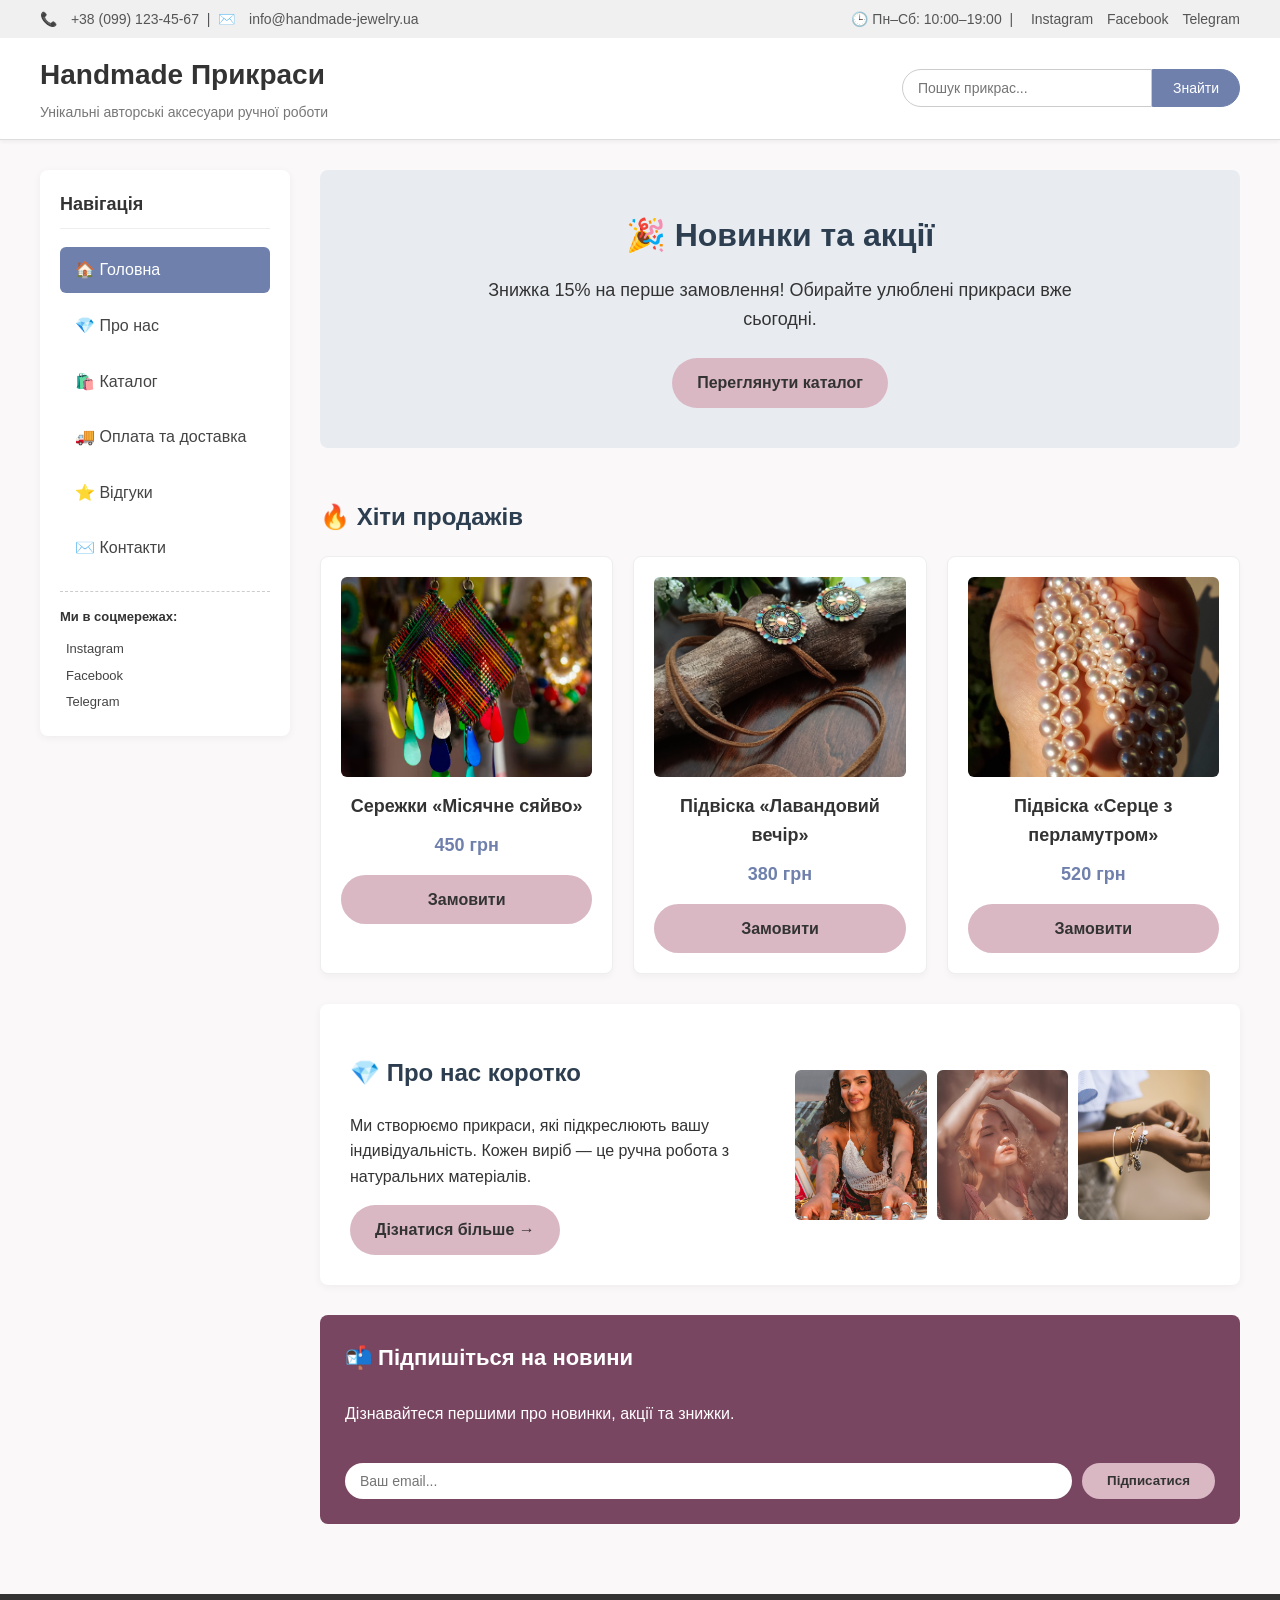
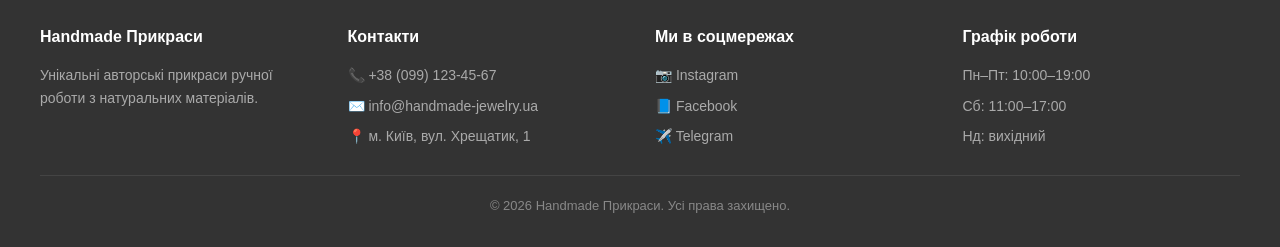
<file: index.html>
<!DOCTYPE html>
<html lang="uk">
<head>
    <meta charset="UTF-8">
    <meta name="viewport" content="width=device-width, initial-scale=1.0">
    <title>Handmade Прикраси — Головна</title>
    <link rel="stylesheet" href="style.css">
</head>

<body>
    <div class="site">

        <!-- ===== HEADER ===== -->
        <header class="header">
            <div class="top-bar">
                <div>
                    📞 <a href="tel:+380991234567">+38 (099) 123-45-67</a>
                    &nbsp;|&nbsp;
                    ✉️ <a href="mailto:info@handmade-jewelry.ua">info@handmade-jewelry.ua</a>
                </div>
                <div>
                    🕒 Пн–Сб: 10:00–19:00
                    &nbsp;|&nbsp;
                    <a href="#">Instagram</a>
                    <a href="#">Facebook</a>
                    <a href="#">Telegram</a>
                </div>
            </div>

            <div class="header-main">
                <div class="logo">
                    <a href="index.html">
                        <h1>Handmade Прикраси</h1>
                        <p>Унікальні авторські аксесуари ручної роботи</p>
                    </a>
                </div>

                <div class="search">
                    <input type="text" placeholder="Пошук прикрас...">
                    <button type="button">Знайти</button>
                </div>
            </div>
        </header>

        <!-- ===== MAIN: меню + контент ===== -->
        <div class="main-container">

            <!-- Бокова навігація -->
            <nav class="sidebar">
                <h3>Навігація</h3>
                <ul>
                    <li><a href="index.html" class="active">🏠 Головна</a></li>
                    <li><a href="about.html">💎 Про нас</a></li>
                    <li><a href="#">🛍️ Каталог</a></li>
                    <li><a href="#">🚚 Оплата та доставка</a></li>
                    <li><a href="#">⭐ Відгуки</a></li>
                    <li><a href="#">✉️ Контакти</a></li>
                </ul>

                <div class="menu-social">
                    <p>Ми в соцмережах:</p>
                    <a href="#">Instagram</a><br>
                    <a href="#">Facebook</a><br>
                    <a href="#">Telegram</a>
                </div>
            </nav>

            <!-- Основний контент -->
            <main class="content">

                <!-- Головний банер -->
                <section class="hero-section">
                    <h2>🎉 Новинки та акції</h2>
                    <p>Знижка 15% на перше замовлення! Обирайте улюблені прикраси вже сьогодні.</p>
                    <a href="#" class="btn">Переглянути каталог</a>
                </section>

                <!-- Хіти продажів -->
                <section class="products-section">
                    <h2>🔥 Хіти продажів</h2>

                    <div class="cards">
                        <div class="card">
                            <img src="images/handmade_jewelry_earrings.jpg"
                                 alt="Сережки ручної роботи з підвісками"
                                 title="Сережки ручної роботи — Handmade Прикраси">
                            <h3>Сережки «Місячне сяйво»</h3>
                            <p class="price">450 грн</p>
                            <a href="#" class="btn">Замовити</a>
                        </div>

                        <div class="card">
                            <img src="images/bracelet_natural_stones.jpg"
                                 alt="Етнічна прикраса ручної роботи з натуральним камінням"
                                 title="Прикраса ручної роботи — Handmade Прикраси">
                            <h3>Підвіска «Лавандовий вечір»</h3>
                            <p class="price">380 грн</p>
                            <a href="#" class="btn">Замовити</a>
                        </div>

                        <div class="card">
                            <img src="images/pendant_pearl_handmade.jpg"
                                 alt="Підвіска з перламутром ручної роботи"
                                 title="Підвіска з перламутром — Handmade Прикраси">
                            <h3>Підвіска «Серце з перламутром»</h3>
                            <p class="price">520 грн</p>
                            <a href="#" class="btn">Замовити</a>
                        </div>
                    </div>
                </section>

                <!-- Про нас коротко -->
                <section class="about-section">
                    <div class="about-text">
                        <h2>💎 Про нас коротко</h2>
                        <p>Ми створюємо прикраси, які підкреслюють вашу індивідуальність. Кожен виріб — це ручна робота з натуральних матеріалів.</p>
                        <a href="about.html" class="btn">Дізнатися більше →</a>
                    </div>
                    <div class="about-photos">
                        <img src="images/workshop_handmade_process.jpg"
                             alt="Майстер показує прикраси ручної роботи в майстерні"
                             title="Процес створення прикрас — Handmade Прикраси">
                        <img src="images/workshop_handmade_process_2.jpg"
                             alt="Руки майстра створюють прикрасу ручної роботи"
                             title="Ручна робота — Handmade Прикраси">
                        <img src="images/handmade_jewelry_collection.jpg"
                             alt="Колекція готових прикрас ручної роботи"
                             title="Готові вироби — Handmade Прикраси">
                    </div>
                </section>

                <!-- Підписка -->
                <section class="subscribe">
                    <h2>📬 Підпишіться на новини</h2>
                    <p>Дізнавайтеся першими про новинки, акції та знижки.</p>
                    <form>
                        <input type="email" placeholder="Ваш email..." required>
                        <button type="submit">Підписатися</button>
                    </form>
                </section>

            </main>
        </div>

        <!-- ===== FOOTER ===== -->
        <footer class="footer">
            <div class="footer-cols">
                <div class="footer-col">
                    <h4>Handmade Прикраси</h4>
                    <p>Унікальні авторські прикраси ручної роботи з натуральних матеріалів.</p>
                </div>

                <div class="footer-col">
                    <h4>Контакти</h4>
                    <a href="tel:+380991234567">📞 +38 (099) 123-45-67</a>
                    <a href="mailto:info@handmade-jewelry.ua">✉️ info@handmade-jewelry.ua</a>
                    <p>📍 м. Київ, вул. Хрещатик, 1</p>
                </div>

                <div class="footer-col">
                    <h4>Ми в соцмережах</h4>
                    <a href="#">📷 Instagram</a>
                    <a href="#">📘 Facebook</a>
                    <a href="#">✈️ Telegram</a>
                </div>

                <div class="footer-col">
                    <h4>Графік роботи</h4>
                    <p>Пн–Пт: 10:00–19:00</p>
                    <p>Сб: 11:00–17:00</p>
                    <p>Нд: вихідний</p>
                </div>
            </div>

            <div class="footer-bottom">
                © 2026 Handmade Прикраси. Усі права захищено.
            </div>
        </footer>

    </div>
</body>
</html>
</file>
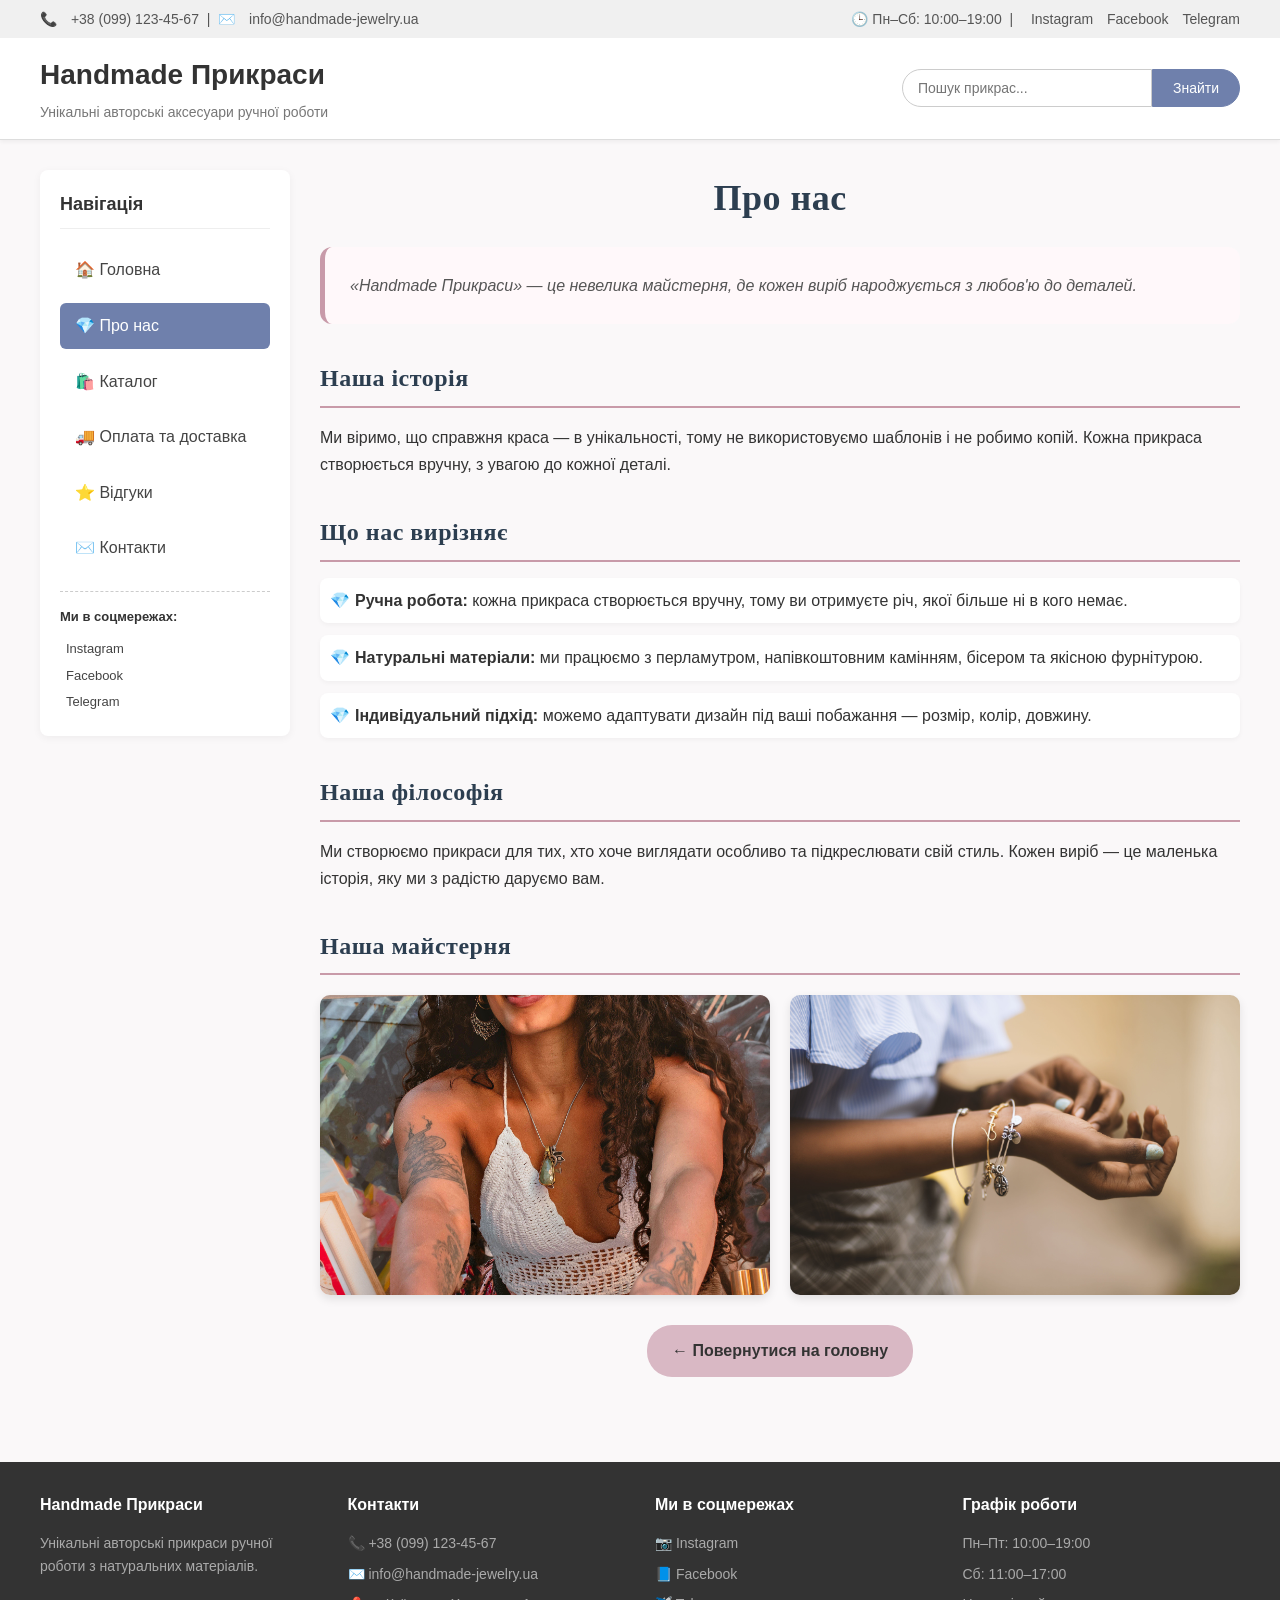
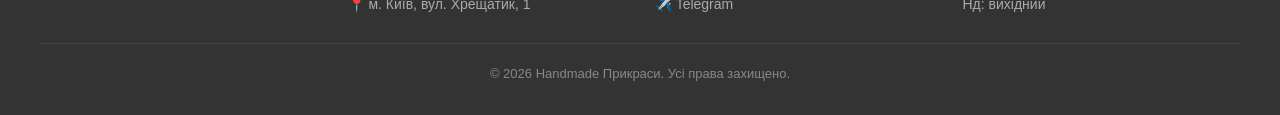
<file: about.html>
<!DOCTYPE html>
<html lang="uk">
<head>
    <meta charset="UTF-8">
    <meta name="viewport" content="width=device-width, initial-scale=1.0">
    <title>Handmade Прикраси — Про нас</title>
    <link rel="stylesheet" href="style.css">
</head>

<body>
    <div class="site">

        <!-- ===== HEADER ===== -->
        <header class="header">
            <div class="top-bar">
                <div>
                    📞 <a href="tel:+380991234567">+38 (099) 123-45-67</a>
                    &nbsp;|&nbsp;
                    ✉️ <a href="mailto:info@handmade-jewelry.ua">info@handmade-jewelry.ua</a>
                </div>
                <div>
                    🕒 Пн–Сб: 10:00–19:00
                    &nbsp;|&nbsp;
                    <a href="#">Instagram</a>
                    <a href="#">Facebook</a>
                    <a href="#">Telegram</a>
                </div>
            </div>

            <div class="header-main">
                <div class="logo">
                    <a href="index.html">
                        <h1>Handmade Прикраси</h1>
                        <p>Унікальні авторські аксесуари ручної роботи</p>
                    </a>
                </div>

                <div class="search">
                    <input type="text" placeholder="Пошук прикрас...">
                    <button type="button">Знайти</button>
                </div>
            </div>
        </header>

        <!-- ===== MAIN ===== -->
        <div class="main-container">

            <!-- Бокова навігація -->
            <nav class="sidebar">
                <h3>Навігація</h3>
                <ul>
                    <li><a href="index.html">🏠 Головна</a></li>
                    <li><a href="about.html" class="active">💎 Про нас</a></li>
                    <li><a href="#">🛍️ Каталог</a></li>
                    <li><a href="#">🚚 Оплата та доставка</a></li>
                    <li><a href="#">⭐ Відгуки</a></li>
                    <li><a href="#">✉️ Контакти</a></li>
                </ul>

                <div class="menu-social">
                    <p>Ми в соцмережах:</p>
                    <a href="#">Instagram</a><br>
                    <a href="#">Facebook</a><br>
                    <a href="#">Telegram</a>
                </div>
            </nav>

            <!-- Контент сторінки "Про нас" -->
            <main class="content">
                <section class="about-page-content">

                    <h1>Про нас</h1>

                    <p class="about-intro">
                        «Handmade Прикраси» — це невелика майстерня, де кожен виріб народжується з любов'ю до деталей.
                    </p>

                    <h2>Наша історія</h2>
                    <p>Ми віримо, що справжня краса — в унікальності, тому не використовуємо шаблонів і не робимо копій. Кожна прикраса створюється вручну, з увагою до кожної деталі.</p>

                    <h2>Що нас вирізняє</h2>
                    <ul class="highlight-list">
                        <li><strong>Ручна робота:</strong> кожна прикраса створюється вручну, тому ви отримуєте річ, якої більше ні в кого немає.</li>
                        <li><strong>Натуральні матеріали:</strong> ми працюємо з перламутром, напівкоштовним камінням, бісером та якісною фурнітурою.</li>
                        <li><strong>Індивідуальний підхід:</strong> можемо адаптувати дизайн під ваші побажання — розмір, колір, довжину.</li>
                    </ul>

                    <h2>Наша філософія</h2>
                    <p>Ми створюємо прикраси для тих, хто хоче виглядати особливо та підкреслювати свій стиль. Кожен виріб — це маленька історія, яку ми з радістю даруємо вам.</p>

                    <h2>Наша майстерня</h2>
                    <div class="team-photos">
                        <img src="images/workshop_handmade_process.jpg"
                             alt="Процес створення прикраси в майстерні"
                             title="Наша майстерня — Handmade Прикраси">
                        <img src="images/handmade_jewelry_collection.jpg"
                             alt="Колекція готових прикрас ручної роботи"
                             title="Наші вироби — Handmade Прикраси">
                    </div>

                    <p style="margin-top: 30px; text-align: center;">
                        <a href="index.html" class="btn">← Повернутися на головну</a>
                    </p>

                </section>
            </main>
        </div>

        <!-- ===== FOOTER ===== -->
        <footer class="footer">
            <div class="footer-cols">
                <div class="footer-col">
                    <h4>Handmade Прикраси</h4>
                    <p>Унікальні авторські прикраси ручної роботи з натуральних матеріалів.</p>
                </div>

                <div class="footer-col">
                    <h4>Контакти</h4>
                    <a href="tel:+380991234567">📞 +38 (099) 123-45-67</a>
                    <a href="mailto:info@handmade-jewelry.ua">✉️ info@handmade-jewelry.ua</a>
                    <p>📍 м. Київ, вул. Хрещатик, 1</p>
                </div>

                <div class="footer-col">
                    <h4>Ми в соцмережах</h4>
                    <a href="#">📷 Instagram</a>
                    <a href="#">📘 Facebook</a>
                    <a href="#">✈️ Telegram</a>
                </div>

                <div class="footer-col">
                    <h4>Графік роботи</h4>
                    <p>Пн–Пт: 10:00–19:00</p>
                    <p>Сб: 11:00–17:00</p>
                    <p>Нд: вихідний</p>
                </div>
            </div>

            <div class="footer-bottom">
                © 2026 Handmade Прикраси. Усі права захищено.
            </div>
        </footer>

    </div>
</body>
</html>
</file>
<file: style.css>
/* ===== БАЗОВІ СТИЛІ ===== */
* {
    box-sizing: border-box;
}

body {
    margin: 0;
    font-family: 'Segoe UI', Tahoma, Geneva, Verdana, sans-serif;
    background-color: #faf8f9;
    color: #333;
    line-height: 1.6;
}

/* Весь сайт — колонка на всю висоту */
.site {
    display: flex;
    flex-direction: column;
    min-height: 100vh;
}

/* ===== HEADER ===== */
.header {
    background-color: #ffffff;
    border-bottom: 1px solid #ddd;
    box-shadow: 0 2px 4px rgba(0, 0, 0, 0.05);
}

.top-bar {
    display: flex;
    justify-content: space-between;
    align-items: center;
    flex-wrap: wrap;
    gap: 10px;
    padding: 8px 40px;
    background-color: #f0f0f0;
    font-size: 14px;
    color: #555;
}

.top-bar a {
    color: #555;
    text-decoration: none;
    margin-left: 10px;
}

.top-bar a:hover {
    text-decoration: underline;
    color: #6f80ac;
}

.header-main {
    display: flex;
    justify-content: space-between;
    align-items: center;
    flex-wrap: wrap;
    gap: 15px;
    padding: 15px 40px;
}

.logo a {
    text-decoration: none;
    color: #333;
}

.logo h1 {
    margin: 0;
    font-size: 28px;
    font-weight: 600;
}

.logo p {
    margin: 3px 0 0;
    font-size: 14px;
    color: #777;
}

.search {
    display: flex;
    align-items: center;
}

.search input {
    padding: 10px 15px;
    border: 1px solid #ccc;
    border-radius: 20px 0 0 20px;
    font-size: 14px;
    outline: none;
    width: 250px;
}

.search button {
    padding: 10px 20px;
    border: 1px solid #6f80ac;
    background-color: #6f80ac;
    color: #fff;
    border-radius: 0 20px 20px 0;
    cursor: pointer;
    font-size: 14px;
    transition: background-color 0.2s;
}

.search button:hover {
    background-color: #5a6a94;
}

/* ===== ОСНОВНИЙ МАКЕТ (Flexbox) ===== */
.main-container {
    flex: 1;
    display: flex;
    padding: 30px 40px;
    gap: 30px;
    max-width: 1400px;
    margin: 0 auto;
    width: 100%;
}

/* Бокова навігація */
.sidebar {
    width: 250px;
    flex-shrink: 0;
    background-color: #fff;
    padding: 20px;
    border-radius: 8px;
    box-shadow: 0 2px 8px rgba(0, 0, 0, 0.05);
    height: fit-content;
}

.sidebar h3 {
    margin-top: 0;
    font-size: 18px;
    border-bottom: 1px solid #eee;
    padding-bottom: 10px;
}

.sidebar ul {
    list-style: none;
    padding: 0;
    margin: 0;
}

.sidebar li {
    margin-bottom: 10px;
}

.sidebar a {
    display: block;
    padding: 10px 15px;
    text-decoration: none;
    color: #444;
    border-radius: 6px;
    transition: background-color 0.2s, color 0.2s;
    font-weight: 500;
}

.sidebar a:hover,
.sidebar a.active {
    background-color: #6f80ac;
    color: #fff;
}

.menu-social {
    margin-top: 20px;
    padding-top: 15px;
    border-top: 1px dashed #ccc;
    font-size: 13px;
}

.menu-social p {
    margin: 0 0 8px;
    font-weight: bold;
}

.menu-social a {
    display: inline-block;
    padding: 3px 6px;
    font-weight: normal;
    font-size: 13px;
}

/* Основний контент */
.content {
    flex: 1;
    display: flex;
    flex-direction: column;
    gap: 30px;
}

/* Головний банер */
.hero-section {
    background-color: #e8ecf1;
    padding: 40px;
    border-radius: 8px;
    text-align: center;
}

.hero-section h2 {
    font-size: 32px;
    margin-top: 0;
    margin-bottom: 15px;
    color: #2c3e50;
}

.hero-section p {
    font-size: 18px;
    max-width: 600px;
    margin: 0 auto 25px;
}

/* Кнопки */
.btn {
    display: inline-block;
    padding: 12px 25px;
    background-color: #d9b8c4;
    color: #333;
    text-decoration: none;
    border: none;
    border-radius: 25px;
    font-weight: bold;
    cursor: pointer;
    transition: background-color 0.2s, transform 0.2s;
}

.btn:hover {
    background-color: #c89aa9;
    transform: translateY(-2px);
}

/* Секція з товарами */
.products-section h2,
.about-section h2 {
    font-size: 24px;
    margin-bottom: 20px;
    color: #2c3e50;
}

.cards {
    display: flex;
    gap: 20px;
    flex-wrap: wrap;
}

.card {
    flex: 1;
    min-width: 220px;
    display: flex;
    flex-direction: column;
    align-items: center;
    background-color: #fff;
    padding: 20px;
    border: 1px solid #eee;
    border-radius: 8px;
    box-shadow: 0 4px 6px rgba(0, 0, 0, 0.03);
    transition: box-shadow 0.3s;
}

.card:hover {
    box-shadow: 0 8px 15px rgba(0, 0, 0, 0.08);
}

.card img {
    width: 100%;
    height: 200px;
    object-fit: cover;
    border-radius: 6px;
    margin-bottom: 15px;
}

.card h3 {
    margin: 0 0 10px;
    font-size: 18px;
    text-align: center;
}

.card .price {
    margin: 0 0 15px;
    font-weight: bold;
    font-size: 18px;
    color: #6f80ac;
}

.card .btn {
    width: 100%;
    text-align: center;
}

/* Секція "Про нас" на головній */
.about-section {
    display: flex;
    gap: 30px;
    align-items: center;
    background-color: #fff;
    padding: 30px;
    border-radius: 8px;
    box-shadow: 0 2px 8px rgba(0, 0, 0, 0.05);
}

.about-text {
    flex: 1;
}

.about-photos {
    flex: 1;
    display: flex;
    flex-wrap: wrap;
    gap: 10px;
}

.about-photos img {
    flex: 1;
    min-width: 120px;
    height: 150px;
    object-fit: cover;
    border-radius: 6px;
}

/* Форма підписки */
.subscribe {
    display: flex;
    flex-direction: column;
    gap: 10px;
    background-color: #794662;
    color: #fff;
    padding: 25px;
    border-radius: 8px;
}

.subscribe h2 {
    margin: 0;
    font-size: 22px;
}

.subscribe form {
    display: flex;
    gap: 10px;
    flex-wrap: wrap;
    margin-top: 10px;
}

.subscribe input {
    flex: 1;
    min-width: 200px;
    padding: 10px 15px;
    border: none;
    border-radius: 20px;
    font-size: 14px;
    outline: none;
}

.subscribe button {
    padding: 10px 25px;
    border: none;
    border-radius: 20px;
    background-color: #d9b8c4;
    color: #333;
    font-weight: bold;
    cursor: pointer;
    transition: background-color 0.2s;
}

.subscribe button:hover {
    background-color: #c89aa9;
}

/* ===== FOOTER ===== */
.footer {
    background-color: #333;
    color: #ccc;
    padding: 30px 40px;
    margin-top: 40px;
}

.footer-cols {
    display: flex;
    gap: 30px;
    flex-wrap: wrap;
    justify-content: space-between;
    max-width: 1400px;
    margin: 0 auto;
}

.footer-col {
    flex: 1;
    min-width: 200px;
}

.footer-col h4 {
    color: #fff;
    margin-top: 0;
    margin-bottom: 15px;
    font-size: 16px;
}

.footer-col p,
.footer-col a {
    display: block;
    margin: 8px 0;
    color: #aaa;
    text-decoration: none;
    font-size: 14px;
}

.footer-col a:hover {
    color: #fff;
}

.footer-bottom {
    text-align: center;
    padding-top: 20px;
    margin-top: 20px;
    border-top: 1px solid #444;
    font-size: 13px;
    color: #888;
}

/* ===== СТИЛІ ДЛЯ СТОРІНКИ ABOUT (з використанням різних селекторів) ===== */

/* 1. Псевдоклас :root та CSS-змінні (глобальні змінні для сторінки About) */
:root {
    --about-accent: #c89aa9;
    --about-dark: #2c3e50;
    --about-light-bg: #fff8fa;
    --about-border: #e0d0d5;
}

/* 2. Універсальний селектор (*) — скидання відступів для сторінки About */
.about-page-content * {
    box-sizing: border-box;
}

/* 3. Селектор за тегом — стилі для заголовків h1 та h2 на сторінці About */
.about-page-content h1 {
    font-size: 36px;
    color: var(--about-dark);
    margin-top: 0;
    margin-bottom: 20px;
    text-align: center;
}

.about-page-content h2 {
    font-size: 24px;
    color: var(--about-dark);
    margin-top: 35px;
    margin-bottom: 15px;
    padding-bottom: 8px;
    border-bottom: 2px solid var(--about-accent);
}

/* 4. Селектор за класом (.about-intro) */
.about-intro {
    background-color: var(--about-light-bg);
    padding: 25px;
    border-radius: 12px;
    border-left: 5px solid var(--about-accent);
    margin-bottom: 25px;
    font-size: 17px;
    font-style: italic;
    color: #555;
}

/* 5. Селектор дочірніх та вкладених елементів (.about-page-content p) */
.about-page-content p {
    font-size: 16px;
    margin-bottom: 15px;
    line-height: 1.7;
}

/* 5b. Глибока вкладеність (.about-page-content .highlight-list li) */
.about-page-content .highlight-list {
    list-style: none;
    padding-left: 0;
    margin-bottom: 20px;
}

.about-page-content .highlight-list li {
    padding-left: 35px;
    position: relative;
    margin-bottom: 12px;
    font-size: 16px;
    background-color: #fff;
    padding-top: 10px;
    padding-bottom: 10px;
    padding-right: 15px;
    border-radius: 8px;
    box-shadow: 0 2px 5px rgba(0, 0, 0, 0.04);
}

.about-page-content .highlight-list li::before {
    content: '💎';
    position: absolute;
    left: 10px;
    top: 10px;
}

/* 6. Псевдоклас стану (:hover) — ефект наведення на кнопку */
.about-page-content .btn:hover {
    background-color: var(--about-accent);
    color: #fff;
    box-shadow: 0 4px 12px rgba(200, 154, 169, 0.4);
}

/* 7. Групування селекторів (через кому) — однакові стилі для двох елементів */
.about-page-content h1,
.about-page-content h2 {
    font-family: 'Georgia', serif;
    letter-spacing: 0.5px;
}

/* 8. Комбінація селектора та класу (tag.class) — тільки для <a class="btn"> */
a.btn {
    display: inline-block;
    padding: 12px 25px;
    background-color: #d9b8c4;
    color: #333;
    text-decoration: none;
    border-radius: 25px;
    font-weight: bold;
    transition: background-color 0.3s, transform 0.2s, box-shadow 0.3s;
}

a.btn:hover {
    transform: translateY(-2px);
}

/* Фото майстерні на сторінці About (десктоп) */
.team-photos {
    display: flex;
    gap: 20px;
    flex-wrap: wrap;
    margin-top: 20px;
    margin-bottom: 30px;
}

.team-photos img {
    flex: 1;
    min-width: 250px;
    height: 300px;
    object-fit: cover;
    border-radius: 10px;
    box-shadow: 0 4px 10px rgba(0, 0, 0, 0.1);
    transition: transform 0.3s;
}

.team-photos img:hover {
    transform: scale(1.03);
}

/* ===== АДАПТИВНІСТЬ ДЛЯ МОБІЛЬНИХ ПРИСТРОЇВ ===== */
@media (max-width: 768px) {
    .main-container {
        flex-direction: column;
        padding: 15px;
        gap: 15px;
    }

    .sidebar {
        width: 100%;
    }

    .sidebar ul {
        display: flex;
        flex-wrap: wrap;
        gap: 8px;
    }

    .sidebar li {
        margin-bottom: 0;
    }

    .sidebar a {
        padding: 8px 12px;
        font-size: 14px;
    }

    .about-section {
        flex-direction: column;
    }

    .about-page-content h1 {
        font-size: 28px;
    }

    .about-page-content h2 {
        font-size: 20px;
    }

    /* Фікс для фото на мобільних */
    .team-photos {
        flex-direction: column;
        align-items: center; 
    }

    .team-photos img {
        flex: none; /* Прибираємо розтягування */
        min-width: 100%;
        max-width: 100%;
        height: 250px; /* Фіксована висота */
        object-fit: cover;
    }

    .footer-cols {
        flex-direction: column;
    }
}
</file>
